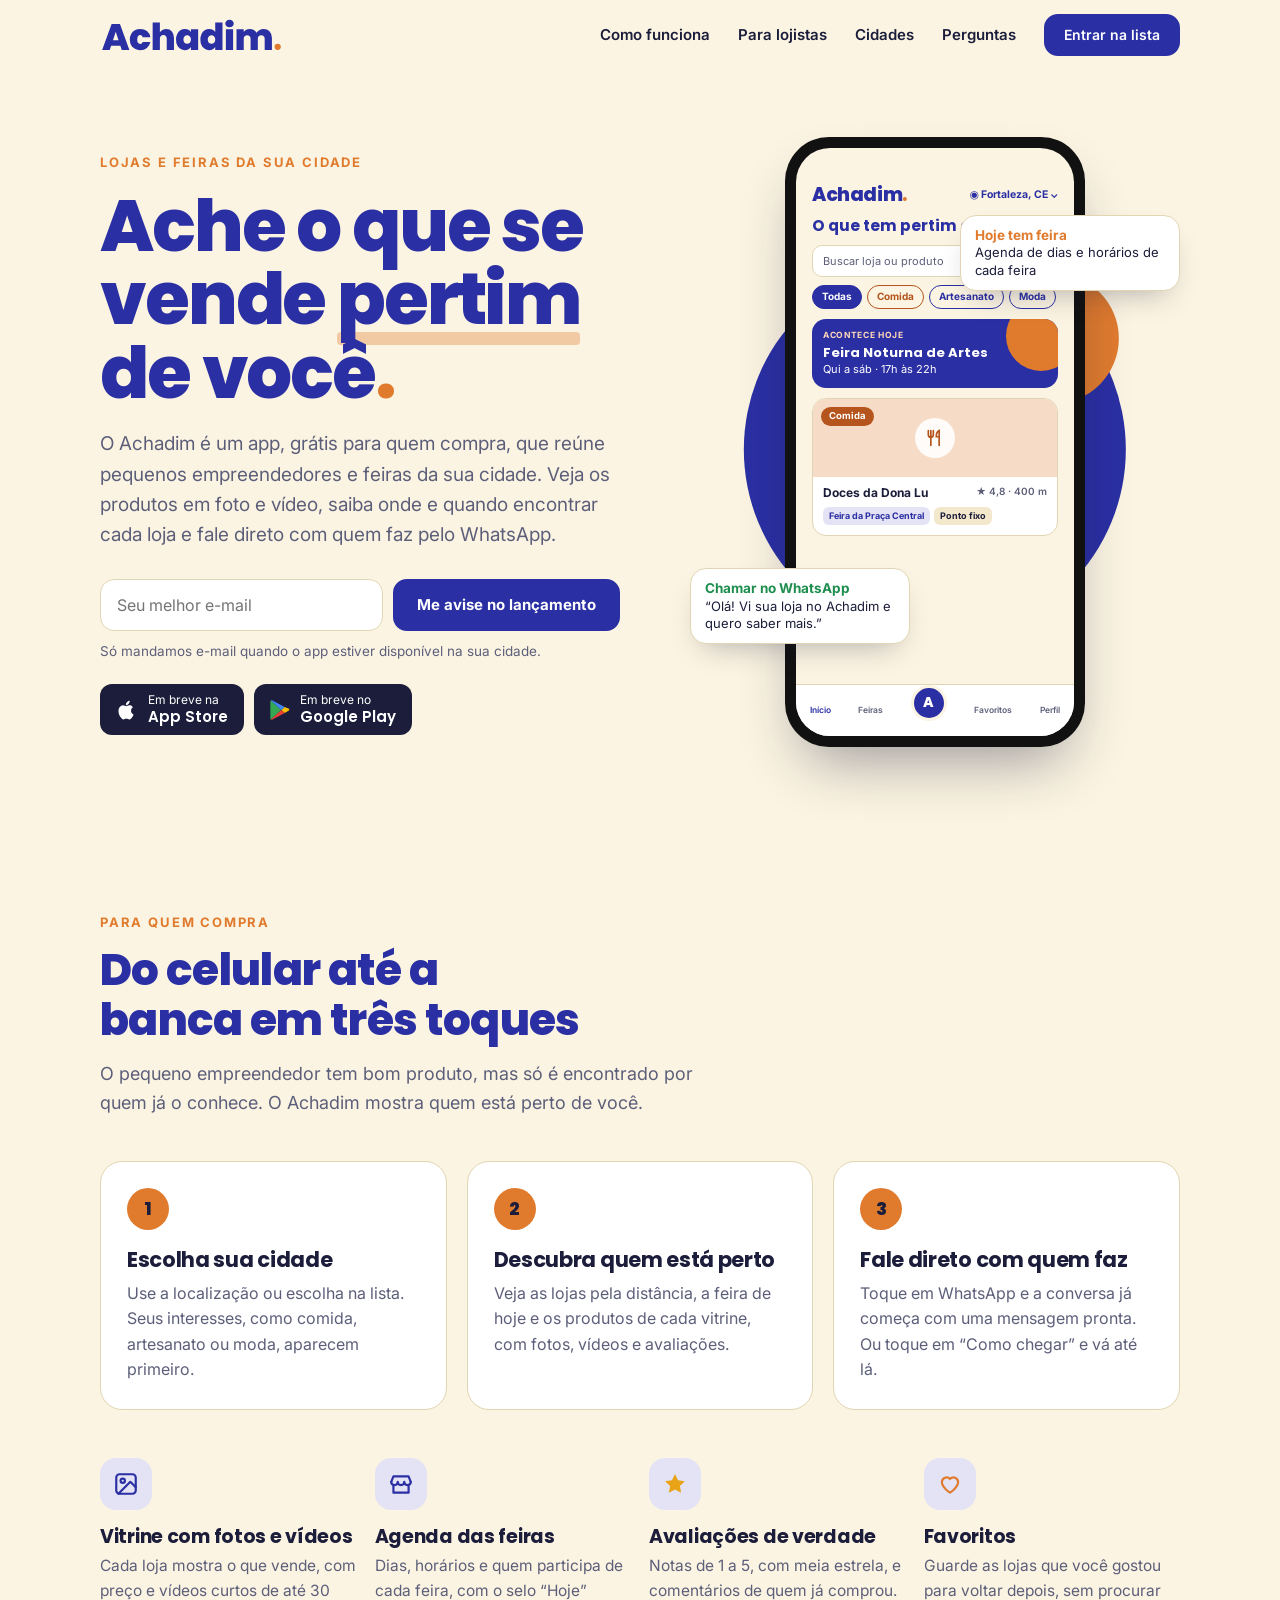
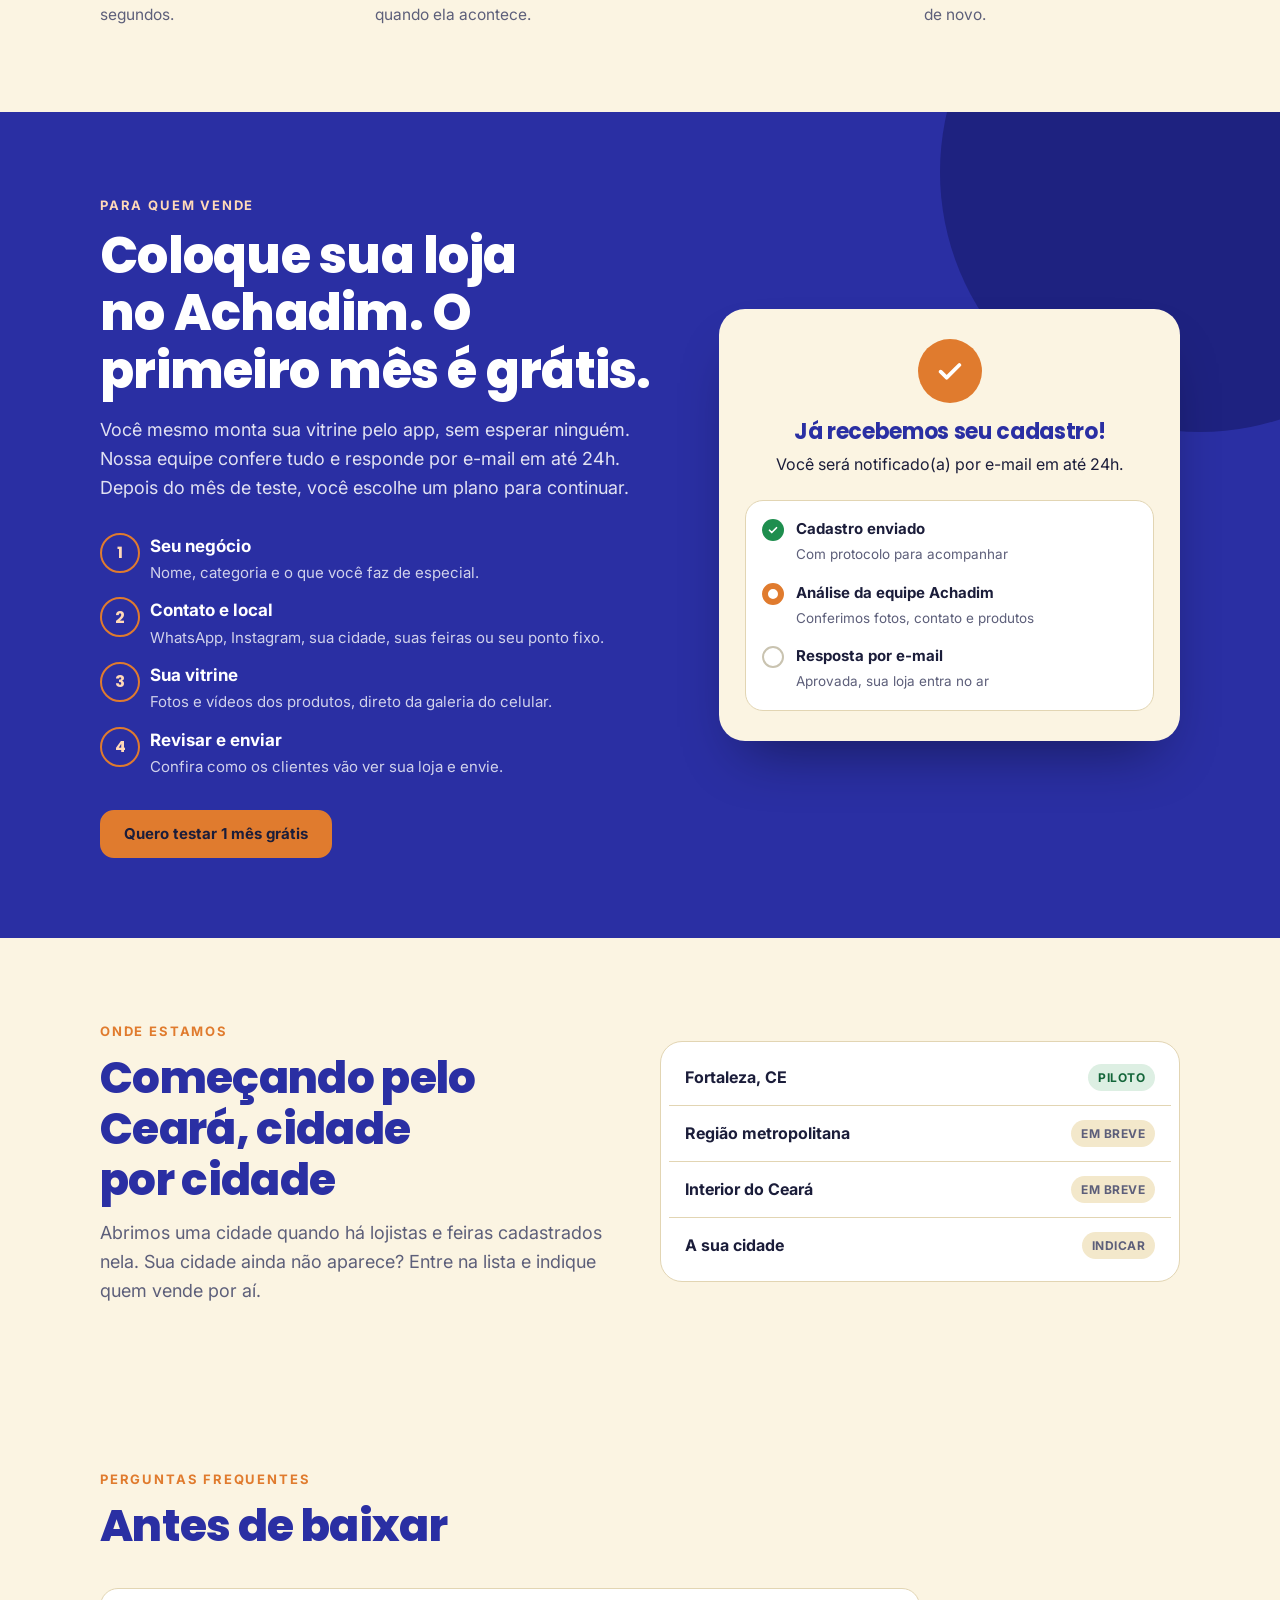
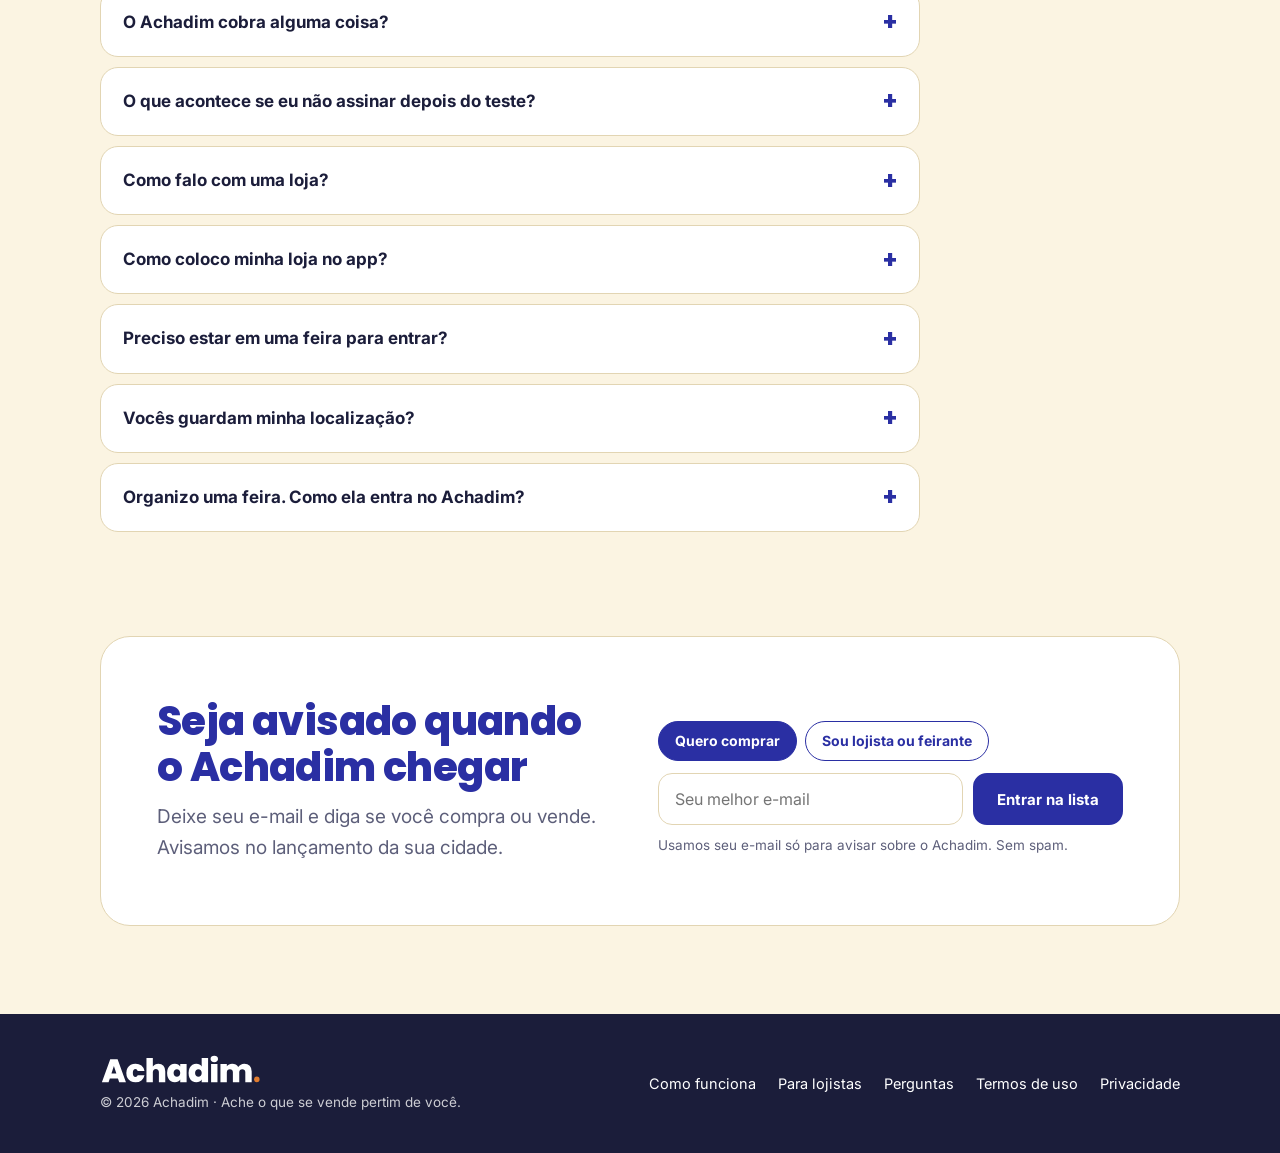
<file: index.html>
<!doctype html>
<html lang="pt-BR">
<head>
<meta charset="utf-8">
<meta name="viewport" content="width=device-width, initial-scale=1, viewport-fit=cover">
<title>Achadim: lojas e feiras perto de você, em Fortaleza e no Ceará</title>
<meta name="description" content="O Achadim é um app, grátis para quem compra, que reúne pequenos empreendedores e feiras da sua cidade. Veja produtos em foto e vídeo, a agenda das feiras e fale com o lojista pelo WhatsApp. Grátis para quem compra; o lojista testa 1 mês grátis.">
<meta name="robots" content="index, follow, max-image-preview:large">
<link rel="canonical" href="https://achadim.com.br/">
<meta name="theme-color" content="#2A2FA3">
<meta name="author" content="Jangada Tech">

<!-- Compartilhamento (WhatsApp, Instagram, Facebook, LinkedIn, X) -->
<meta property="og:type" content="website">
<meta property="og:site_name" content="Achadim">
<meta property="og:locale" content="pt_BR">
<meta property="og:url" content="https://achadim.com.br/">
<meta property="og:title" content="Achadim · Ache o que se vende pertim de você">
<meta property="og:description" content="Lojas e feiras da sua cidade em um só app. Grátis para quem compra, e o lojista testa 1 mês grátis.">
<meta property="og:image" content="https://achadim.com.br/img/og-achadim.png">
<meta property="og:image:width" content="1200">
<meta property="og:image:height" content="630">
<meta property="og:image:alt" content="Logo do Achadim com o slogan Ache o que se vende pertim de você">
<meta name="twitter:card" content="summary_large_image">
<meta name="twitter:title" content="Achadim · Ache o que se vende pertim de você">
<meta name="twitter:description" content="Lojas e feiras da sua cidade em um só app. Grátis para quem compra, e o lojista testa 1 mês grátis.">
<meta name="twitter:image" content="https://achadim.com.br/img/og-achadim.png">

<!-- Ícones -->
<link rel="icon" href="favicon.svg" type="image/svg+xml">
<link rel="icon" href="img/favicon-32.png" type="image/png" sizes="32x32">
<link rel="apple-touch-icon" href="apple-touch-icon.png">

<!-- Fontes e estilos -->
<link rel="preconnect" href="https://fonts.googleapis.com">
<link rel="preconnect" href="https://fonts.gstatic.com" crossorigin>
<link rel="stylesheet" href="https://fonts.googleapis.com/css2?family=Poppins:wght@600;700;800&amp;family=Inter:wght@400;500;600;700&amp;display=swap">
<link rel="stylesheet" href="css/styles.css">

<!-- Dados estruturados para Google e assistentes de IA -->
<script type="application/ld+json">
{
 "@context": "https://schema.org",
 "@graph": [
  {
   "@type": "Organization",
   "@id": "https://achadim.com.br/#org",
   "name": "Achadim",
   "url": "https://achadim.com.br/",
   "logo": "https://achadim.com.br/img/achadim-simbolo.png",
   "slogan": "Ache o que se vende pertim de você",
   "description": "App que conecta pequenos empreendedores e feiras locais aos clientes da região.",
   "parentOrganization": {
    "@type": "Organization",
    "name": "Jangada Tech"
   },
   "areaServed": {
    "@type": "State",
    "name": "Ceará"
   }
  },
  {
   "@type": "WebSite",
   "@id": "https://achadim.com.br/#site",
   "url": "https://achadim.com.br/",
   "name": "Achadim",
   "inLanguage": "pt-BR",
   "publisher": {
    "@id": "https://achadim.com.br/#org"
   }
  },
  {
   "@type": "MobileApplication",
   "@id": "https://achadim.com.br/#app",
   "name": "Achadim",
   "operatingSystem": "Android, iOS",
   "applicationCategory": "ShoppingApplication",
   "inLanguage": "pt-BR",
   "description": "O Achadim é um app, grátis para quem compra, que reúne pequenos empreendedores e feiras da sua cidade. Veja produtos em foto e vídeo, a agenda das feiras e fale com o lojista pelo WhatsApp. Grátis para quem compra; o lojista testa 1 mês grátis.",
   "publisher": {
    "@id": "https://achadim.com.br/#org"
   },
   "offers": {
    "@type": "Offer",
    "price": "0",
    "priceCurrency": "BRL"
   },
   "featureList": [
    "Lojas e feiras por cidade e distância",
    "Vitrine com fotos e vídeos de até 30 segundos",
    "Agenda das feiras com dias e horários",
    "Contato direto pelo WhatsApp e Instagram",
    "Avaliações de 1 a 5 estrelas com meia estrela",
    "Favoritos",
    "Autocadastro para lojistas com análise em até 24h e 1 mês de teste grátis"
   ]
  },
  {
   "@type": "FAQPage",
   "@id": "https://achadim.com.br/#faq",
   "inLanguage": "pt-BR",
   "mainEntity": [
    {
     "@type": "Question",
     "name": "O Achadim cobra alguma coisa?",
     "acceptedAnswer": {
      "@type": "Answer",
      "text": "Para quem compra, o Achadim é grátis. Para o lojista, o primeiro mês é grátis, contado a partir do dia em que a loja entra no ar. Depois disso, a loja continua no app com um plano de assinatura mensal. Os planos e valores serão divulgados antes do fim do teste."
     }
    },
    {
     "@type": "Question",
     "name": "O que acontece se eu não assinar depois do teste?",
     "acceptedAnswer": {
      "@type": "Answer",
      "text": "Sua loja deixa de aparecer para os clientes, mas nada é apagado. Se você assinar depois, ela volta ao ar do jeito que estava."
     }
    },
    {
     "@type": "Question",
     "name": "Como falo com uma loja?",
     "acceptedAnswer": {
      "@type": "Answer",
      "text": "Abra a loja no app e toque em WhatsApp. A conversa já começa com uma mensagem pronta, e a venda é toda entre você e o lojista."
     }
    },
    {
     "@type": "Question",
     "name": "Como coloco minha loja no app?",
     "acceptedAnswer": {
      "@type": "Answer",
      "text": "No app, toque em Perfil e depois em “Coloque sua loja no Achadim”. São 4 passos, com fotos e vídeos dos seus produtos. Nossa equipe responde por e-mail em até 24h."
     }
    },
    {
     "@type": "Question",
     "name": "Preciso estar em uma feira para entrar?",
     "acceptedAnswer": {
      "@type": "Answer",
      "text": "Não. Você pode informar só o seu ponto fixo, uma ou mais feiras, ou os dois."
     }
    },
    {
     "@type": "Question",
     "name": "Vocês guardam minha localização?",
     "acceptedAnswer": {
      "@type": "Answer",
      "text": "Não. A localização serve só para mostrar sua cidade e ordenar lojas e feiras pela distância, e você pode desligar quando quiser."
     }
    },
    {
     "@type": "Question",
     "name": "Organizo uma feira. Como ela entra no Achadim?",
     "acceptedAnswer": {
      "@type": "Answer",
      "text": "Entre na lista abaixo marcando “Sou lojista” e conte qual é a sua feira. Nossa equipe cadastra a feira com dias, horários e endereço."
     }
    }
   ]
  }
 ]
}
</script>
</head>
<body>

<header class="top" id="top">
  <div class="wrap">
    <a href="#inicio" aria-label="Achadim, início"><svg class="logo" xmlns="http://www.w3.org/2000/svg" viewBox="150 150 4954 922" role="img" aria-label="Achadim"><g transform="translate(200,1015)"><g fill="#2A2FA3"><path transform="translate(0,0) scale(1,-1)" d="M502 115H252L214 0H8L265 705H491L747 0H540ZM453 265 377 493 302 265Z"/><path transform="translate(735.0,0) scale(1,-1)" d="M308 568Q415 568 488.0 509.5Q561 451 582 346H374Q356 401 304 401Q267 401 245.5 370.5Q224 340 224 281Q224 222 245.5 191.0Q267 160 304 160Q357 160 374 215H582Q561 111 488.0 52.0Q415 -7 308 -7Q225 -7 160.5 28.0Q96 63 60.0 128.0Q24 193 24 281Q24 368 60.0 433.0Q96 498 160.5 533.0Q225 568 308 568Z"/><path transform="translate(1322.0,0) scale(1,-1)" d="M634 327V0H438V301Q438 349 413.0 376.5Q388 404 346 404Q302 404 277.0 376.5Q252 349 252 301V0H56V740H252V481Q278 519 322.5 542.5Q367 566 425 566Q521 566 577.5 501.5Q634 437 634 327Z"/><path transform="translate(1988.0,0) scale(1,-1)" d="M263 568Q321 568 363.0 545.0Q405 522 428 483V561H624V0H428V78Q405 39 362.5 16.0Q320 -7 263 -7Q196 -7 141.5 28.0Q87 63 55.5 128.5Q24 194 24 281Q24 368 55.5 433.0Q87 498 141.5 533.0Q196 568 263 568ZM326 397Q282 397 253.0 366.5Q224 336 224 281Q224 227 253.0 195.5Q282 164 326 164Q369 164 398.5 195.0Q428 226 428 281Q428 335 398.5 366.0Q369 397 326 397Z"/><path transform="translate(2648.0,0) scale(1,-1)" d="M264 568Q318 568 360.5 545.5Q403 523 427 484V740H624V0H427V78Q404 39 362.0 16.0Q320 -7 263 -7Q196 -7 141.5 28.0Q87 63 55.5 128.5Q24 194 24 281Q24 368 55.5 433.0Q87 498 142.0 533.0Q197 568 264 568ZM326 397Q282 397 253.0 366.5Q224 336 224 281Q224 227 253.0 195.5Q282 164 326 164Q369 164 398.5 195.0Q428 226 428 281Q428 335 398.5 366.0Q369 397 326 397Z"/><path transform="translate(3308.0,0) scale(1,-1)" d="M40 713Q40 757 71.5 786.0Q103 815 155 815Q206 815 237.5 786.0Q269 757 269 713Q269 670 237.5 641.5Q206 613 155 613Q103 613 71.5 641.5Q40 670 40 713ZM252 561V0H56V561Z"/><path transform="translate(3596.0,0) scale(1,-1)" d="M1016 327V0H820V301Q820 346 795.0 371.0Q770 396 727 396Q684 396 659.0 371.0Q634 346 634 301V0H438V301Q438 346 413.5 371.0Q389 396 346 396Q302 396 277.0 371.0Q252 346 252 301V0H56V561H252V487Q278 523 319.5 544.5Q361 566 415 566Q477 566 525.5 539.0Q574 512 602 463Q632 509 681.0 537.5Q730 566 789 566Q895 566 955.5 502.0Q1016 438 1016 327Z"/></g><circle cx="4769" cy="-85" r="85" fill="#E07B2E"/></g></svg></a>
    <nav class="nav" aria-label="Seções">
      <a href="#como-funciona">Como funciona</a>
      <a href="#lojistas">Para lojistas</a>
      <a href="#cidades">Cidades</a>
      <a href="#perguntas">Perguntas</a>
      <a class="btn" href="#lista">Entrar na lista</a>
    </nav>
  </div>
</header>

<main id="inicio">
  <section class="hero">
    <div class="wrap">
      <div class="copy">
        <span class="eyebrow">Lojas e feiras da sua cidade</span>
        <h1>Ache o que se vende <span class="pertim">pertim</span> de você<span class="dot">.</span></h1>
        <p class="lead">O Achadim é um app, grátis para quem compra, que reúne pequenos empreendedores e feiras da sua cidade. Veja os produtos em foto e vídeo, saiba onde e quando encontrar cada loja e fale direto com quem faz pelo WhatsApp.</p>
        <form class="signup" id="form-hero" novalidate>
          <div class="signup-row">
            <label for="email-hero" class="sr-only">Seu e-mail</label>
            <input type="email" id="email-hero" name="email" placeholder="Seu melhor e-mail" autocomplete="email" required>
            <button class="btn" type="submit">Me avise no lançamento</button>
          </div>
          <p class="form-note">Só mandamos e-mail quando o app estiver disponível na sua cidade.</p>
          <p class="form-msg" role="status" aria-live="polite"></p>
        </form>
        <div class="stores" aria-label="Disponibilidade nas lojas de aplicativos">
          <span class="store">
            <svg width="22" height="22" viewBox="0 0 24 24" fill="#FFFFFF" aria-hidden="true"><path d="M16.4 12.6c0-2.5 2-3.6 2.1-3.7-1.2-1.7-3-1.9-3.6-2-1.5-.2-3 .9-3.8.9-.8 0-2-.9-3.3-.9-1.7 0-3.3 1-4.2 2.6-1.8 3.1-.5 7.7 1.3 10.2.8 1.2 1.8 2.6 3.1 2.6 1.3-.1 1.7-.8 3.3-.8 1.5 0 1.9.8 3.3.8 1.4 0 2.2-1.2 3.1-2.5 1-1.4 1.4-2.8 1.4-2.9 0 0-2.7-1-2.7-4.3zM13.9 5.2c.7-.9 1.2-2 1-3.2-1 0-2.3.7-3 1.6-.7.8-1.2 2-1.1 3.1 1.2.1 2.3-.6 3.1-1.5z"/></svg>
            <span>Em breve na<b>App Store</b></span>
          </span>
          <span class="store">
            <svg width="20" height="22" viewBox="0 0 24 26" aria-hidden="true"><path fill="#34A853" d="M1 1.5 13.6 13 1 24.5c-.4-.3-.6-.8-.6-1.4V2.9c0-.6.2-1.1.6-1.4z"/><path fill="#FBBC04" d="m17.6 9.4-4 3.6 4 3.6 4.6-2.6c1.3-.8 1.3-2 0-2.8z"/><path fill="#EA4335" d="M13.6 13 1 24.5c.5.4 1.2.4 2 0l14.6-7.9z"/><path fill="#4285F4" d="M13.6 13 17.6 9.4 3 1.5c-.8-.4-1.5-.4-2 0z"/></svg>
            <span>Em breve no<b>Google Play</b></span>
          </span>
        </div>
      </div>

      <div class="stage" aria-hidden="true">
        <div class="blob"></div>
        <div class="phone">
          <div class="screen">
            <div class="s-top"><span class="s-logo">Achadim<span class="dot">.</span></span><span class="s-city">◉ Fortaleza, CE ⌄</span></div>
            <div class="s-h">O que tem pertim de você?</div>
            <div class="s-search">Buscar loja ou produto</div>
            <div class="s-chips"><span class="s-chip on">Todas</span><span class="s-chip food">Comida</span><span class="s-chip">Artesanato</span><span class="s-chip">Moda</span></div>
            <div class="s-feira"><small>ACONTECE HOJE</small><b>Feira Noturna de Artes</b>Qui a sáb · 17h às 22h</div>
            <div class="s-card">
              <div class="s-cover"><span class="s-tag">Comida</span><i><svg width="20" height="20" viewBox="0 0 24 24" fill="none" stroke="#B5541C" stroke-width="2" stroke-linecap="round"><path d="M7 3v18M4 3v5a3 3 0 0 0 6 0V3M17 21V3c-2 1-3.5 3.5-3.5 7.5H17"/></svg></i></div>
              <div class="s-body">
                <div class="s-name">Doces da Dona Lu <span>★ 4,8 · 400 m</span></div>
                <div class="s-pills"><span>Feira da Praça Central</span><span>Ponto fixo</span></div>
              </div>
            </div>
            <div class="s-tabs"><span class="on">Início</span><span>Feiras</span><span class="mid">A</span><span>Favoritos</span><span>Perfil</span></div>
          </div>
        </div>
        <div class="float fe"><b>Hoje tem feira</b>Agenda de dias e horários de cada feira</div>
        <div class="float wa"><b>Chamar no WhatsApp</b>“Olá! Vi sua loja no Achadim e quero saber mais.”</div>
      </div>
    </div>
  </section>

  <section class="section" id="como-funciona">
    <div class="wrap">
      <div class="section-head">
        <span class="eyebrow">Para quem compra</span>
        <h2>Do celular até a banca em três toques</h2>
        <p>O pequeno empreendedor tem bom produto, mas só é encontrado por quem já o conhece. O Achadim mostra quem está perto de você.</p>
      </div>
      <ol class="steps">
        <li><h3>Escolha sua cidade</h3><p>Use a localização ou escolha na lista. Seus interesses, como comida, artesanato ou moda, aparecem primeiro.</p></li>
        <li><h3>Descubra quem está perto</h3><p>Veja as lojas pela distância, a feira de hoje e os produtos de cada vitrine, com fotos, vídeos e avaliações.</p></li>
        <li><h3>Fale direto com quem faz</h3><p>Toque em WhatsApp e a conversa já começa com uma mensagem pronta. Ou toque em “Como chegar” e vá até lá.</p></li>
      </ol>

      <div class="features">
        <div class="feature">
          <div class="ico"><svg width="26" height="26" viewBox="0 0 24 24" fill="none" stroke="#2A2FA3" stroke-width="2" stroke-linecap="round" stroke-linejoin="round" aria-hidden="true"><rect x="3" y="3" width="18" height="18" rx="3"/><circle cx="9" cy="9" r="2"/><path d="m21 15-5-5L5 21"/></svg></div>
          <h3>Vitrine com fotos e vídeos</h3>
          <p>Cada loja mostra o que vende, com preço e vídeos curtos de até 30 segundos.</p>
        </div>
        <div class="feature">
          <div class="ico"><svg width="26" height="26" viewBox="0 0 24 24" fill="none" stroke="#2A2FA3" stroke-width="2" stroke-linecap="round" stroke-linejoin="round" aria-hidden="true"><path d="M3 10l2-5h14l2 5"/><path d="M3 10c0 1.7 1.3 3 3 3s3-1.3 3-3c0 1.7 1.3 3 3 3s3-1.3 3-3c0 1.7 1.3 3 3 3s3-1.3 3-3"/><path d="M5 13v7h14v-7"/></svg></div>
          <h3>Agenda das feiras</h3>
          <p>Dias, horários e quem participa de cada feira, com o selo “Hoje” quando ela acontece.</p>
        </div>
        <div class="feature">
          <div class="ico"><svg width="26" height="26" viewBox="0 0 24 24" fill="#E8A317" aria-hidden="true"><path d="M12 2.8l2.8 5.7 6.3.9-4.55 4.43 1.07 6.27L12 17.1l-5.62 2.95 1.07-6.27L2.9 9.4l6.3-.9z"/></svg></div>
          <h3>Avaliações de verdade</h3>
          <p>Notas de 1 a 5, com meia estrela, e comentários de quem já comprou.</p>
        </div>
        <div class="feature">
          <div class="ico"><svg width="26" height="26" viewBox="0 0 24 24" fill="none" stroke="#E07B2E" stroke-width="2" stroke-linejoin="round" aria-hidden="true"><path d="M12 20s-7.5-4.6-7.5-10A4.3 4.3 0 0 1 12 7.4 4.3 4.3 0 0 1 19.5 10c0 5.4-7.5 10-7.5 10z"/></svg></div>
          <h3>Favoritos</h3>
          <p>Guarde as lojas que você gostou para voltar depois, sem procurar de novo.</p>
        </div>
      </div>
    </div>
  </section>

  <section class="section merchant" id="lojistas">
    <div class="wrap">
      <div>
        <span class="eyebrow">Para quem vende</span>
        <h2>Coloque sua loja no Achadim. O primeiro mês é grátis.</h2>
        <p class="sub">Você mesmo monta sua vitrine pelo app, sem esperar ninguém. Nossa equipe confere tudo e responde por e-mail em até 24h. Depois do mês de teste, você escolhe um plano para continuar.</p>
        <ol class="flow">
          <li><div><b>Seu negócio</b><span>Nome, categoria e o que você faz de especial.</span></div></li>
          <li><div><b>Contato e local</b><span>WhatsApp, Instagram, sua cidade, suas feiras ou seu ponto fixo.</span></div></li>
          <li><div><b>Sua vitrine</b><span>Fotos e vídeos dos produtos, direto da galeria do celular.</span></div></li>
          <li><div><b>Revisar e enviar</b><span>Confira como os clientes vão ver sua loja e envie.</span></div></li>
        </ol>
        <div class="btn-row">
          <a class="btn btn-caju" href="#lista" data-role="lojista">Quero testar 1 mês grátis</a>
        </div>
      </div>
      <div class="receipt" aria-label="Exemplo da tela após o envio do cadastro">
        <div class="check"><svg width="32" height="32" viewBox="0 0 24 24" fill="none" stroke="#FFFFFF" stroke-width="2.8" stroke-linecap="round" stroke-linejoin="round" aria-hidden="true"><path d="M5 12.5l4.5 4.5L19 7.5"/></svg></div>
        <h3>Já recebemos seu cadastro!</h3>
        <p>Você será notificado(a) por e-mail em até 24h.</p>
        <ul class="timeline">
          <li class="done"><i><svg width="12" height="12" viewBox="0 0 24 24" fill="none" stroke="#FFFFFF" stroke-width="3.4" stroke-linecap="round" stroke-linejoin="round" aria-hidden="true"><path d="M5 12.5l4.5 4.5L19 7.5"/></svg></i><div><b>Cadastro enviado</b><span>Com protocolo para acompanhar</span></div></li>
          <li class="now"><i></i><div><b>Análise da equipe Achadim</b><span>Conferimos fotos, contato e produtos</span></div></li>
          <li class="next"><i></i><div><b>Resposta por e-mail</b><span>Aprovada, sua loja entra no ar</span></div></li>
        </ul>
      </div>
    </div>
  </section>

  <section class="section cities" id="cidades">
    <div class="wrap">
      <div class="section-head">
        <span class="eyebrow">Onde estamos</span>
        <h2>Começando pelo Ceará, cidade por cidade</h2>
        <p>Abrimos uma cidade quando há lojistas e feiras cadastrados nela. Sua cidade ainda não aparece? Entre na lista e indique quem vende por aí.</p>
      </div>
      <div class="city-card" role="list">
        <div class="city-row" role="listitem"><b>Fortaleza, CE</b><span class="badge live">PILOTO</span></div>
        <div class="city-row" role="listitem"><b>Região metropolitana</b><span class="badge soon">EM BREVE</span></div>
        <div class="city-row" role="listitem"><b>Interior do Ceará</b><span class="badge soon">EM BREVE</span></div>
        <div class="city-row" role="listitem"><b>A sua cidade</b><a class="badge soon" href="#lista">INDICAR</a></div>
      </div>
    </div>
  </section>

  <section class="section" id="perguntas">
    <div class="wrap">
      <div class="section-head">
        <span class="eyebrow">Perguntas frequentes</span>
        <h2>Antes de baixar</h2>
      </div>
      <div class="faq">
        <details><summary>O Achadim cobra alguma coisa?</summary><p>Para quem compra, o Achadim é grátis. Para o lojista, o primeiro mês é grátis, contado a partir do dia em que a loja entra no ar. Depois disso, a loja continua no app com um plano de assinatura mensal. Os planos e valores serão divulgados antes do fim do teste.</p></details>
        <details><summary>O que acontece se eu não assinar depois do teste?</summary><p>Sua loja deixa de aparecer para os clientes, mas nada é apagado. Se você assinar depois, ela volta ao ar do jeito que estava.</p></details>
        <details><summary>Como falo com uma loja?</summary><p>Abra a loja no app e toque em WhatsApp. A conversa já começa com uma mensagem pronta, e a venda é toda entre você e o lojista.</p></details>
        <details><summary>Como coloco minha loja no app?</summary><p>No app, toque em Perfil e depois em “Coloque sua loja no Achadim”. São 4 passos, com fotos e vídeos dos seus produtos. Nossa equipe responde por e-mail em até 24h.</p></details>
        <details><summary>Preciso estar em uma feira para entrar?</summary><p>Não. Você pode informar só o seu ponto fixo, uma ou mais feiras, ou os dois.</p></details>
        <details><summary>Vocês guardam minha localização?</summary><p>Não. A localização serve só para mostrar sua cidade e ordenar lojas e feiras pela distância, e você pode desligar quando quiser.</p></details>
        <details><summary>Organizo uma feira. Como ela entra no Achadim?</summary><p>Entre na lista abaixo marcando “Sou lojista” e conte qual é a sua feira. Nossa equipe cadastra a feira com dias, horários e endereço.</p></details>
      </div>
    </div>
  </section>

  <section class="final" id="lista">
    <div class="wrap">
      <div class="final-box">
        <div>
          <h2>Seja avisado quando o Achadim chegar</h2>
          <p class="lead">Deixe seu e-mail e diga se você compra ou vende. Avisamos no lançamento da sua cidade.</p>
        </div>
        <form class="signup" id="form-final" novalidate>
          <fieldset class="roles">
            <legend>Você é</legend>
            <label class="role"><input type="radio" name="perfil" id="perfil-cliente" value="cliente" checked><span>Quero comprar</span></label>
            <label class="role"><input type="radio" name="perfil" id="perfil-lojista" value="lojista"><span>Sou lojista ou feirante</span></label>
          </fieldset>
          <div class="signup-row">
            <label for="email-final" class="sr-only">Seu e-mail</label>
            <input type="email" id="email-final" name="email" placeholder="Seu melhor e-mail" autocomplete="email" required>
            <button class="btn" type="submit">Entrar na lista</button>
          </div>
          <p class="form-note">Usamos seu e-mail só para avisar sobre o Achadim. Sem spam.</p>
          <p class="form-msg" role="status" aria-live="polite"></p>
        </form>
      </div>
    </div>
  </section>
</main>

<footer>
  <div class="wrap">
    <div>
      <svg class="logo" xmlns="http://www.w3.org/2000/svg" viewBox="150 150 4954 922" role="img" aria-label="Achadim"><g transform="translate(200,1015)"><g fill="#FFFFFF"><path transform="translate(0,0) scale(1,-1)" d="M502 115H252L214 0H8L265 705H491L747 0H540ZM453 265 377 493 302 265Z"/><path transform="translate(735.0,0) scale(1,-1)" d="M308 568Q415 568 488.0 509.5Q561 451 582 346H374Q356 401 304 401Q267 401 245.5 370.5Q224 340 224 281Q224 222 245.5 191.0Q267 160 304 160Q357 160 374 215H582Q561 111 488.0 52.0Q415 -7 308 -7Q225 -7 160.5 28.0Q96 63 60.0 128.0Q24 193 24 281Q24 368 60.0 433.0Q96 498 160.5 533.0Q225 568 308 568Z"/><path transform="translate(1322.0,0) scale(1,-1)" d="M634 327V0H438V301Q438 349 413.0 376.5Q388 404 346 404Q302 404 277.0 376.5Q252 349 252 301V0H56V740H252V481Q278 519 322.5 542.5Q367 566 425 566Q521 566 577.5 501.5Q634 437 634 327Z"/><path transform="translate(1988.0,0) scale(1,-1)" d="M263 568Q321 568 363.0 545.0Q405 522 428 483V561H624V0H428V78Q405 39 362.5 16.0Q320 -7 263 -7Q196 -7 141.5 28.0Q87 63 55.5 128.5Q24 194 24 281Q24 368 55.5 433.0Q87 498 141.5 533.0Q196 568 263 568ZM326 397Q282 397 253.0 366.5Q224 336 224 281Q224 227 253.0 195.5Q282 164 326 164Q369 164 398.5 195.0Q428 226 428 281Q428 335 398.5 366.0Q369 397 326 397Z"/><path transform="translate(2648.0,0) scale(1,-1)" d="M264 568Q318 568 360.5 545.5Q403 523 427 484V740H624V0H427V78Q404 39 362.0 16.0Q320 -7 263 -7Q196 -7 141.5 28.0Q87 63 55.5 128.5Q24 194 24 281Q24 368 55.5 433.0Q87 498 142.0 533.0Q197 568 264 568ZM326 397Q282 397 253.0 366.5Q224 336 224 281Q224 227 253.0 195.5Q282 164 326 164Q369 164 398.5 195.0Q428 226 428 281Q428 335 398.5 366.0Q369 397 326 397Z"/><path transform="translate(3308.0,0) scale(1,-1)" d="M40 713Q40 757 71.5 786.0Q103 815 155 815Q206 815 237.5 786.0Q269 757 269 713Q269 670 237.5 641.5Q206 613 155 613Q103 613 71.5 641.5Q40 670 40 713ZM252 561V0H56V561Z"/><path transform="translate(3596.0,0) scale(1,-1)" d="M1016 327V0H820V301Q820 346 795.0 371.0Q770 396 727 396Q684 396 659.0 371.0Q634 346 634 301V0H438V301Q438 346 413.5 371.0Q389 396 346 396Q302 396 277.0 371.0Q252 346 252 301V0H56V561H252V487Q278 523 319.5 544.5Q361 566 415 566Q477 566 525.5 539.0Q574 512 602 463Q632 509 681.0 537.5Q730 566 789 566Q895 566 955.5 502.0Q1016 438 1016 327Z"/></g><circle cx="4769" cy="-85" r="85" fill="#E07B2E"/></g></svg>
      <small>© 2026 Achadim · Ache o que se vende pertim de você.</small>
    </div>
    <nav aria-label="Rodapé">
      <a href="#como-funciona">Como funciona</a>
      <a href="#lojistas">Para lojistas</a>
      <a href="#perguntas">Perguntas</a>
      <a href="termos.html">Termos de uso</a>
      <a href="privacidade.html">Privacidade</a>
    </nav>
  </div>
</footer>

<script src="js/main.js" defer></script>
</body>
</html>
</file>
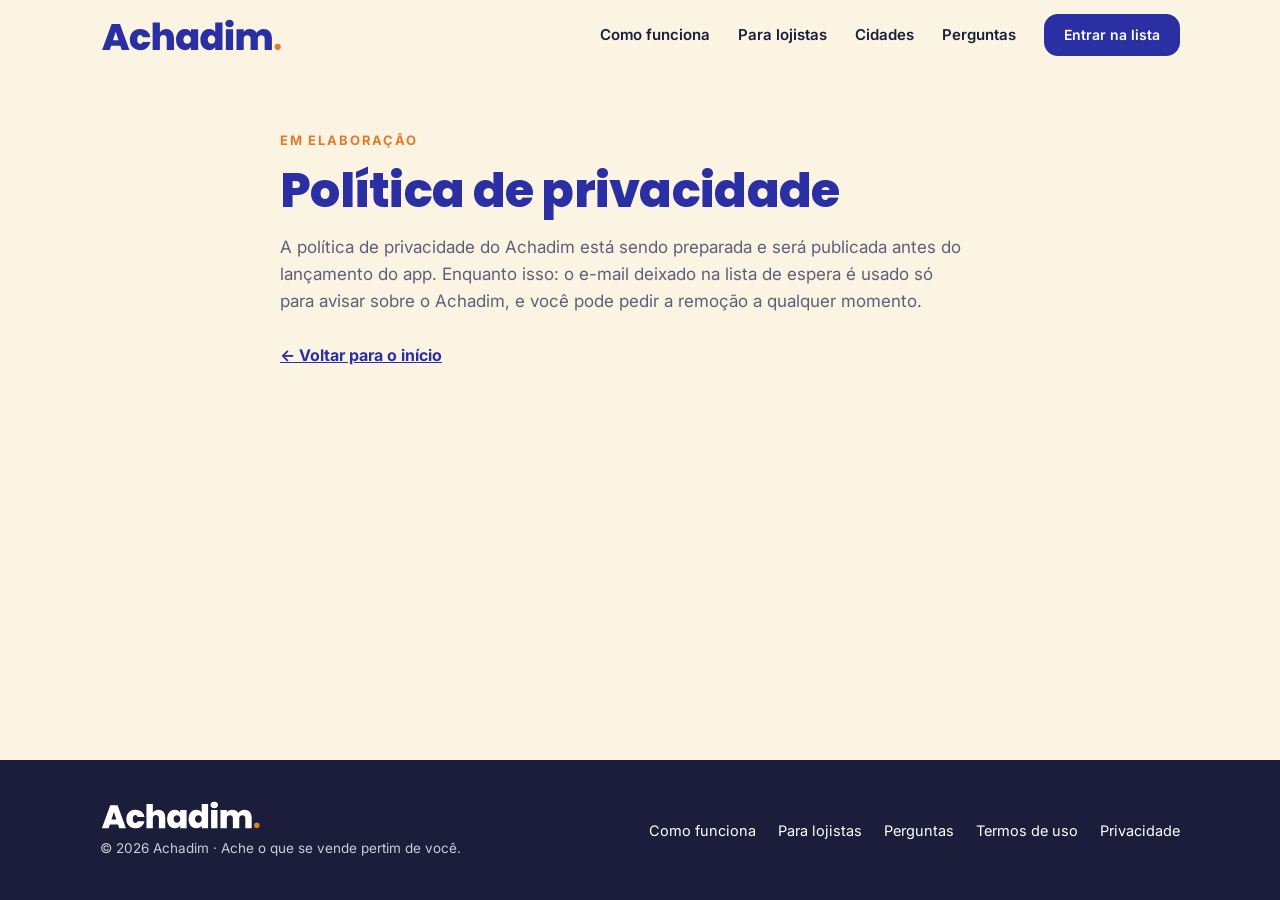
<file: privacidade.html>
<!doctype html>
<html lang="pt-BR">
<head>
<meta charset="utf-8">
<meta name="viewport" content="width=device-width, initial-scale=1, viewport-fit=cover">
<title>Política de privacidade · Achadim</title>
<meta name="robots" content="noindex, follow">
<meta name="theme-color" content="#2A2FA3">
<link rel="icon" href="favicon.svg" type="image/svg+xml">
<link rel="apple-touch-icon" href="apple-touch-icon.png">
<link rel="preconnect" href="https://fonts.googleapis.com">
<link rel="preconnect" href="https://fonts.gstatic.com" crossorigin>
<link rel="stylesheet" href="https://fonts.googleapis.com/css2?family=Poppins:wght@600;700;800&amp;family=Inter:wght@400;500;600;700&amp;display=swap">
<link rel="stylesheet" href="css/styles.css">
</head>
<body>
<header class="top" id="top">
  <div class="wrap">
    <a href="./" aria-label="Achadim, início"><svg class="logo" xmlns="http://www.w3.org/2000/svg" viewBox="150 150 4954 922" role="img" aria-label="Achadim"><g transform="translate(200,1015)"><g fill="#2A2FA3"><path transform="translate(0,0) scale(1,-1)" d="M502 115H252L214 0H8L265 705H491L747 0H540ZM453 265 377 493 302 265Z"/><path transform="translate(735.0,0) scale(1,-1)" d="M308 568Q415 568 488.0 509.5Q561 451 582 346H374Q356 401 304 401Q267 401 245.5 370.5Q224 340 224 281Q224 222 245.5 191.0Q267 160 304 160Q357 160 374 215H582Q561 111 488.0 52.0Q415 -7 308 -7Q225 -7 160.5 28.0Q96 63 60.0 128.0Q24 193 24 281Q24 368 60.0 433.0Q96 498 160.5 533.0Q225 568 308 568Z"/><path transform="translate(1322.0,0) scale(1,-1)" d="M634 327V0H438V301Q438 349 413.0 376.5Q388 404 346 404Q302 404 277.0 376.5Q252 349 252 301V0H56V740H252V481Q278 519 322.5 542.5Q367 566 425 566Q521 566 577.5 501.5Q634 437 634 327Z"/><path transform="translate(1988.0,0) scale(1,-1)" d="M263 568Q321 568 363.0 545.0Q405 522 428 483V561H624V0H428V78Q405 39 362.5 16.0Q320 -7 263 -7Q196 -7 141.5 28.0Q87 63 55.5 128.5Q24 194 24 281Q24 368 55.5 433.0Q87 498 141.5 533.0Q196 568 263 568ZM326 397Q282 397 253.0 366.5Q224 336 224 281Q224 227 253.0 195.5Q282 164 326 164Q369 164 398.5 195.0Q428 226 428 281Q428 335 398.5 366.0Q369 397 326 397Z"/><path transform="translate(2648.0,0) scale(1,-1)" d="M264 568Q318 568 360.5 545.5Q403 523 427 484V740H624V0H427V78Q404 39 362.0 16.0Q320 -7 263 -7Q196 -7 141.5 28.0Q87 63 55.5 128.5Q24 194 24 281Q24 368 55.5 433.0Q87 498 142.0 533.0Q197 568 264 568ZM326 397Q282 397 253.0 366.5Q224 336 224 281Q224 227 253.0 195.5Q282 164 326 164Q369 164 398.5 195.0Q428 226 428 281Q428 335 398.5 366.0Q369 397 326 397Z"/><path transform="translate(3308.0,0) scale(1,-1)" d="M40 713Q40 757 71.5 786.0Q103 815 155 815Q206 815 237.5 786.0Q269 757 269 713Q269 670 237.5 641.5Q206 613 155 613Q103 613 71.5 641.5Q40 670 40 713ZM252 561V0H56V561Z"/><path transform="translate(3596.0,0) scale(1,-1)" d="M1016 327V0H820V301Q820 346 795.0 371.0Q770 396 727 396Q684 396 659.0 371.0Q634 346 634 301V0H438V301Q438 346 413.5 371.0Q389 396 346 396Q302 396 277.0 371.0Q252 346 252 301V0H56V561H252V487Q278 523 319.5 544.5Q361 566 415 566Q477 566 525.5 539.0Q574 512 602 463Q632 509 681.0 537.5Q730 566 789 566Q895 566 955.5 502.0Q1016 438 1016 327Z"/></g><circle cx="4769" cy="-85" r="85" fill="#E07B2E"/></g></svg></a>
    <nav class="nav" aria-label="Seções">
      <a href="./#como-funciona">Como funciona</a>
      <a href="./#lojistas">Para lojistas</a>
      <a href="./#cidades">Cidades</a>
      <a href="./#perguntas">Perguntas</a>
      <a class="btn" href="./#lista">Entrar na lista</a>
    </nav>
  </div>
</header>
<main class="doc">
  <div class="wrap">
    <span class="eyebrow">Em elaboração</span>
    <h1>Política de privacidade</h1>
    <p>A política de privacidade do Achadim está sendo preparada e será publicada antes do lançamento do app. Enquanto isso: o e-mail deixado na lista de espera é usado só para avisar sobre o Achadim, e você pode pedir a remoção a qualquer momento.</p>
    <a class="back" href="./">← Voltar para o início</a>
  </div>
</main>
<footer>
  <div class="wrap">
    <div>
      <svg class="logo" xmlns="http://www.w3.org/2000/svg" viewBox="150 150 4954 922" role="img" aria-label="Achadim"><g transform="translate(200,1015)"><g fill="#FFFFFF"><path transform="translate(0,0) scale(1,-1)" d="M502 115H252L214 0H8L265 705H491L747 0H540ZM453 265 377 493 302 265Z"/><path transform="translate(735.0,0) scale(1,-1)" d="M308 568Q415 568 488.0 509.5Q561 451 582 346H374Q356 401 304 401Q267 401 245.5 370.5Q224 340 224 281Q224 222 245.5 191.0Q267 160 304 160Q357 160 374 215H582Q561 111 488.0 52.0Q415 -7 308 -7Q225 -7 160.5 28.0Q96 63 60.0 128.0Q24 193 24 281Q24 368 60.0 433.0Q96 498 160.5 533.0Q225 568 308 568Z"/><path transform="translate(1322.0,0) scale(1,-1)" d="M634 327V0H438V301Q438 349 413.0 376.5Q388 404 346 404Q302 404 277.0 376.5Q252 349 252 301V0H56V740H252V481Q278 519 322.5 542.5Q367 566 425 566Q521 566 577.5 501.5Q634 437 634 327Z"/><path transform="translate(1988.0,0) scale(1,-1)" d="M263 568Q321 568 363.0 545.0Q405 522 428 483V561H624V0H428V78Q405 39 362.5 16.0Q320 -7 263 -7Q196 -7 141.5 28.0Q87 63 55.5 128.5Q24 194 24 281Q24 368 55.5 433.0Q87 498 141.5 533.0Q196 568 263 568ZM326 397Q282 397 253.0 366.5Q224 336 224 281Q224 227 253.0 195.5Q282 164 326 164Q369 164 398.5 195.0Q428 226 428 281Q428 335 398.5 366.0Q369 397 326 397Z"/><path transform="translate(2648.0,0) scale(1,-1)" d="M264 568Q318 568 360.5 545.5Q403 523 427 484V740H624V0H427V78Q404 39 362.0 16.0Q320 -7 263 -7Q196 -7 141.5 28.0Q87 63 55.5 128.5Q24 194 24 281Q24 368 55.5 433.0Q87 498 142.0 533.0Q197 568 264 568ZM326 397Q282 397 253.0 366.5Q224 336 224 281Q224 227 253.0 195.5Q282 164 326 164Q369 164 398.5 195.0Q428 226 428 281Q428 335 398.5 366.0Q369 397 326 397Z"/><path transform="translate(3308.0,0) scale(1,-1)" d="M40 713Q40 757 71.5 786.0Q103 815 155 815Q206 815 237.5 786.0Q269 757 269 713Q269 670 237.5 641.5Q206 613 155 613Q103 613 71.5 641.5Q40 670 40 713ZM252 561V0H56V561Z"/><path transform="translate(3596.0,0) scale(1,-1)" d="M1016 327V0H820V301Q820 346 795.0 371.0Q770 396 727 396Q684 396 659.0 371.0Q634 346 634 301V0H438V301Q438 346 413.5 371.0Q389 396 346 396Q302 396 277.0 371.0Q252 346 252 301V0H56V561H252V487Q278 523 319.5 544.5Q361 566 415 566Q477 566 525.5 539.0Q574 512 602 463Q632 509 681.0 537.5Q730 566 789 566Q895 566 955.5 502.0Q1016 438 1016 327Z"/></g><circle cx="4769" cy="-85" r="85" fill="#E07B2E"/></g></svg>
      <small>© 2026 Achadim · Ache o que se vende pertim de você.</small>
    </div>
    <nav aria-label="Rodapé">
      <a href="./#como-funciona">Como funciona</a>
      <a href="./#lojistas">Para lojistas</a>
      <a href="./#perguntas">Perguntas</a>
      <a href="termos.html">Termos de uso</a>
      <a href="privacidade.html">Privacidade</a>
    </nav>
  </div>
</footer>
<script src="js/main.js" defer></script>
</body>
</html>
</file>
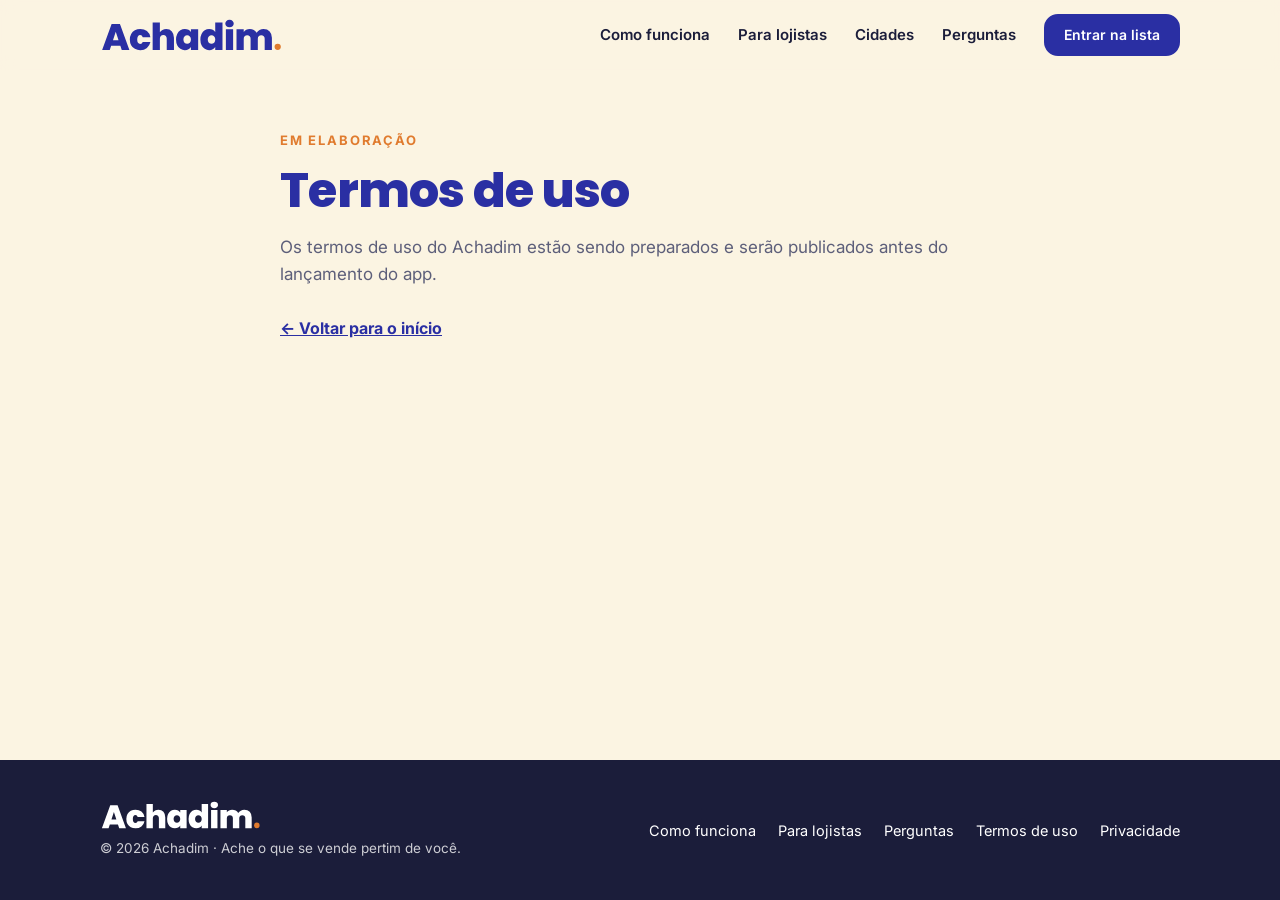
<file: termos.html>
<!doctype html>
<html lang="pt-BR">
<head>
<meta charset="utf-8">
<meta name="viewport" content="width=device-width, initial-scale=1, viewport-fit=cover">
<title>Termos de uso · Achadim</title>
<meta name="robots" content="noindex, follow">
<meta name="theme-color" content="#2A2FA3">
<link rel="icon" href="favicon.svg" type="image/svg+xml">
<link rel="apple-touch-icon" href="apple-touch-icon.png">
<link rel="preconnect" href="https://fonts.googleapis.com">
<link rel="preconnect" href="https://fonts.gstatic.com" crossorigin>
<link rel="stylesheet" href="https://fonts.googleapis.com/css2?family=Poppins:wght@600;700;800&amp;family=Inter:wght@400;500;600;700&amp;display=swap">
<link rel="stylesheet" href="css/styles.css">
</head>
<body>
<header class="top" id="top">
  <div class="wrap">
    <a href="./" aria-label="Achadim, início"><svg class="logo" xmlns="http://www.w3.org/2000/svg" viewBox="150 150 4954 922" role="img" aria-label="Achadim"><g transform="translate(200,1015)"><g fill="#2A2FA3"><path transform="translate(0,0) scale(1,-1)" d="M502 115H252L214 0H8L265 705H491L747 0H540ZM453 265 377 493 302 265Z"/><path transform="translate(735.0,0) scale(1,-1)" d="M308 568Q415 568 488.0 509.5Q561 451 582 346H374Q356 401 304 401Q267 401 245.5 370.5Q224 340 224 281Q224 222 245.5 191.0Q267 160 304 160Q357 160 374 215H582Q561 111 488.0 52.0Q415 -7 308 -7Q225 -7 160.5 28.0Q96 63 60.0 128.0Q24 193 24 281Q24 368 60.0 433.0Q96 498 160.5 533.0Q225 568 308 568Z"/><path transform="translate(1322.0,0) scale(1,-1)" d="M634 327V0H438V301Q438 349 413.0 376.5Q388 404 346 404Q302 404 277.0 376.5Q252 349 252 301V0H56V740H252V481Q278 519 322.5 542.5Q367 566 425 566Q521 566 577.5 501.5Q634 437 634 327Z"/><path transform="translate(1988.0,0) scale(1,-1)" d="M263 568Q321 568 363.0 545.0Q405 522 428 483V561H624V0H428V78Q405 39 362.5 16.0Q320 -7 263 -7Q196 -7 141.5 28.0Q87 63 55.5 128.5Q24 194 24 281Q24 368 55.5 433.0Q87 498 141.5 533.0Q196 568 263 568ZM326 397Q282 397 253.0 366.5Q224 336 224 281Q224 227 253.0 195.5Q282 164 326 164Q369 164 398.5 195.0Q428 226 428 281Q428 335 398.5 366.0Q369 397 326 397Z"/><path transform="translate(2648.0,0) scale(1,-1)" d="M264 568Q318 568 360.5 545.5Q403 523 427 484V740H624V0H427V78Q404 39 362.0 16.0Q320 -7 263 -7Q196 -7 141.5 28.0Q87 63 55.5 128.5Q24 194 24 281Q24 368 55.5 433.0Q87 498 142.0 533.0Q197 568 264 568ZM326 397Q282 397 253.0 366.5Q224 336 224 281Q224 227 253.0 195.5Q282 164 326 164Q369 164 398.5 195.0Q428 226 428 281Q428 335 398.5 366.0Q369 397 326 397Z"/><path transform="translate(3308.0,0) scale(1,-1)" d="M40 713Q40 757 71.5 786.0Q103 815 155 815Q206 815 237.5 786.0Q269 757 269 713Q269 670 237.5 641.5Q206 613 155 613Q103 613 71.5 641.5Q40 670 40 713ZM252 561V0H56V561Z"/><path transform="translate(3596.0,0) scale(1,-1)" d="M1016 327V0H820V301Q820 346 795.0 371.0Q770 396 727 396Q684 396 659.0 371.0Q634 346 634 301V0H438V301Q438 346 413.5 371.0Q389 396 346 396Q302 396 277.0 371.0Q252 346 252 301V0H56V561H252V487Q278 523 319.5 544.5Q361 566 415 566Q477 566 525.5 539.0Q574 512 602 463Q632 509 681.0 537.5Q730 566 789 566Q895 566 955.5 502.0Q1016 438 1016 327Z"/></g><circle cx="4769" cy="-85" r="85" fill="#E07B2E"/></g></svg></a>
    <nav class="nav" aria-label="Seções">
      <a href="./#como-funciona">Como funciona</a>
      <a href="./#lojistas">Para lojistas</a>
      <a href="./#cidades">Cidades</a>
      <a href="./#perguntas">Perguntas</a>
      <a class="btn" href="./#lista">Entrar na lista</a>
    </nav>
  </div>
</header>
<main class="doc">
  <div class="wrap">
    <span class="eyebrow">Em elaboração</span>
    <h1>Termos de uso</h1>
    <p>Os termos de uso do Achadim estão sendo preparados e serão publicados antes do lançamento do app.</p>
    <a class="back" href="./">← Voltar para o início</a>
  </div>
</main>
<footer>
  <div class="wrap">
    <div>
      <svg class="logo" xmlns="http://www.w3.org/2000/svg" viewBox="150 150 4954 922" role="img" aria-label="Achadim"><g transform="translate(200,1015)"><g fill="#FFFFFF"><path transform="translate(0,0) scale(1,-1)" d="M502 115H252L214 0H8L265 705H491L747 0H540ZM453 265 377 493 302 265Z"/><path transform="translate(735.0,0) scale(1,-1)" d="M308 568Q415 568 488.0 509.5Q561 451 582 346H374Q356 401 304 401Q267 401 245.5 370.5Q224 340 224 281Q224 222 245.5 191.0Q267 160 304 160Q357 160 374 215H582Q561 111 488.0 52.0Q415 -7 308 -7Q225 -7 160.5 28.0Q96 63 60.0 128.0Q24 193 24 281Q24 368 60.0 433.0Q96 498 160.5 533.0Q225 568 308 568Z"/><path transform="translate(1322.0,0) scale(1,-1)" d="M634 327V0H438V301Q438 349 413.0 376.5Q388 404 346 404Q302 404 277.0 376.5Q252 349 252 301V0H56V740H252V481Q278 519 322.5 542.5Q367 566 425 566Q521 566 577.5 501.5Q634 437 634 327Z"/><path transform="translate(1988.0,0) scale(1,-1)" d="M263 568Q321 568 363.0 545.0Q405 522 428 483V561H624V0H428V78Q405 39 362.5 16.0Q320 -7 263 -7Q196 -7 141.5 28.0Q87 63 55.5 128.5Q24 194 24 281Q24 368 55.5 433.0Q87 498 141.5 533.0Q196 568 263 568ZM326 397Q282 397 253.0 366.5Q224 336 224 281Q224 227 253.0 195.5Q282 164 326 164Q369 164 398.5 195.0Q428 226 428 281Q428 335 398.5 366.0Q369 397 326 397Z"/><path transform="translate(2648.0,0) scale(1,-1)" d="M264 568Q318 568 360.5 545.5Q403 523 427 484V740H624V0H427V78Q404 39 362.0 16.0Q320 -7 263 -7Q196 -7 141.5 28.0Q87 63 55.5 128.5Q24 194 24 281Q24 368 55.5 433.0Q87 498 142.0 533.0Q197 568 264 568ZM326 397Q282 397 253.0 366.5Q224 336 224 281Q224 227 253.0 195.5Q282 164 326 164Q369 164 398.5 195.0Q428 226 428 281Q428 335 398.5 366.0Q369 397 326 397Z"/><path transform="translate(3308.0,0) scale(1,-1)" d="M40 713Q40 757 71.5 786.0Q103 815 155 815Q206 815 237.5 786.0Q269 757 269 713Q269 670 237.5 641.5Q206 613 155 613Q103 613 71.5 641.5Q40 670 40 713ZM252 561V0H56V561Z"/><path transform="translate(3596.0,0) scale(1,-1)" d="M1016 327V0H820V301Q820 346 795.0 371.0Q770 396 727 396Q684 396 659.0 371.0Q634 346 634 301V0H438V301Q438 346 413.5 371.0Q389 396 346 396Q302 396 277.0 371.0Q252 346 252 301V0H56V561H252V487Q278 523 319.5 544.5Q361 566 415 566Q477 566 525.5 539.0Q574 512 602 463Q632 509 681.0 537.5Q730 566 789 566Q895 566 955.5 502.0Q1016 438 1016 327Z"/></g><circle cx="4769" cy="-85" r="85" fill="#E07B2E"/></g></svg>
      <small>© 2026 Achadim · Ache o que se vende pertim de você.</small>
    </div>
    <nav aria-label="Rodapé">
      <a href="./#como-funciona">Como funciona</a>
      <a href="./#lojistas">Para lojistas</a>
      <a href="./#perguntas">Perguntas</a>
      <a href="termos.html">Termos de uso</a>
      <a href="privacidade.html">Privacidade</a>
    </nav>
  </div>
</footer>
<script src="js/main.js" defer></script>
</body>
</html>
</file>
<file: css/styles.css>
/* Layout: herói em duas colunas (mensagem + celular), faixas alternando creme e índigo, tudo numa coluna de 1120px. */
:root {
  --indigo: #2A2FA3;
  --indigo-deep: #1E2280;
  --indigo-soft: #E4E3F5;
  --caju: #E07B2E;
  --caju-soft: #FFD9B8;
  --cream: #FBF4E2;
  --sand: #F3E8CB;
  --line: #E2D5B3;
  --ink: #1B1D3A;
  --muted: #5D5F7A;
  --white: #FFFFFF;
  --green: #1E8E4E;
  --star: #E8A317;
  --font-display: 'Poppins', 'Segoe UI', system-ui, sans-serif;
  --font-body: 'Inter', system-ui, -apple-system, 'Segoe UI', Roboto, sans-serif;
  --max: 1120px;
  --gutter-l: max(20px, env(safe-area-inset-left, 0px));
  --gutter-r: max(20px, env(safe-area-inset-right, 0px));
  color-scheme: light;
}
* { box-sizing: border-box; }
html { scroll-behavior: smooth; }
@media (prefers-reduced-motion: reduce) { html { scroll-behavior: auto; } *, *::before, *::after { animation: none !important; transition: none !important; } }
body { margin: 0; background: var(--cream); color: var(--ink); font-family: var(--font-body); font-size: 16px; line-height: 1.6; -webkit-font-smoothing: antialiased; }
img, svg { max-width: 100%; }
a { color: var(--indigo); }
h1, h2, h3 { font-family: var(--font-display); line-height: 1.15; margin: 0; text-wrap: balance; letter-spacing: -0.015em; }
p { margin: 0; }
:focus-visible { outline: 3px solid var(--caju); outline-offset: 3px; border-radius: 6px; }
.wrap { max-width: var(--max); margin: 0 auto; padding-left: var(--gutter-l); padding-right: var(--gutter-r); }
.eyebrow { font-family: var(--font-body); font-weight: 700; font-size: 13px; letter-spacing: 0.14em; text-transform: uppercase; color: var(--caju); }
.dot { color: var(--caju); }

/* Header */
body::before { content: ""; position: fixed; inset: 0 0 auto; height: env(safe-area-inset-top, 0px); z-index: 30; background: var(--cream); }
.top { position: sticky; top: env(safe-area-inset-top, 0px); z-index: 20; background: color-mix(in srgb, var(--cream) 92%, transparent); backdrop-filter: blur(8px); border-bottom: 1px solid transparent; transition: border-color .2s; }
.top.scrolled { border-bottom-color: var(--line); }
.top .wrap { display: flex; align-items: center; justify-content: space-between; gap: 16px; padding-block: 14px; }
.logo { display: block; height: 34px; width: auto; }
.nav { display: flex; align-items: center; gap: 28px; }
.nav a { color: var(--ink); text-decoration: none; font-weight: 600; font-size: 15px; }
.nav a:hover { color: var(--indigo); }
.btn { display: inline-flex; align-items: center; justify-content: center; gap: 8px; min-height: 48px; padding: 0 22px; border-radius: 14px; border: 2px solid var(--indigo); background: var(--indigo); color: var(--white); font: 700 15px/1 var(--font-body); text-decoration: none; cursor: pointer; transition: transform .15s, background .15s; }
.btn:hover { background: var(--indigo-deep); border-color: var(--indigo-deep); transform: translateY(-1px); }
.btn-ghost { background: transparent; color: var(--indigo); }
.btn-ghost:hover { background: var(--indigo-soft); border-color: var(--indigo); }
.btn-caju { background: var(--caju); border-color: var(--caju); color: var(--ink); }
.btn-caju:hover { background: #F08E40; border-color: #F08E40; }
.nav .btn { color: var(--white); min-height: 42px; padding: 0 18px; font-size: 14px; }
@media (max-width: 860px) { .nav a:not(.btn) { display: none; } }

/* Hero */
.hero .wrap { display: grid; grid-template-columns: minmax(0, 1.05fr) minmax(0, 0.95fr); gap: 48px; align-items: center; padding-block: 56px 72px; }
.hero h1 { font-weight: 800; font-size: clamp(40px, 6.2vw, 72px); line-height: 1.02; letter-spacing: -0.03em; color: var(--indigo); margin-top: 14px; }
.hero h1 .pertim { position: relative; white-space: nowrap; }
.hero h1 .pertim::after { content: ""; position: absolute; left: 0; right: 0; bottom: 0.06em; height: 0.18em; background: var(--caju); opacity: .35; border-radius: 4px; z-index: -1; }
.lead { font-size: clamp(17px, 2vw, 19px); color: var(--muted); max-width: 33em; margin-top: 20px; }
.signup { margin-top: 28px; max-width: 520px; }
.signup-row { display: flex; gap: 10px; flex-wrap: wrap; }
.signup input[type=email] { flex: 1 1 240px; min-width: 0; min-height: 52px; border-radius: 14px; border: 1.5px solid var(--line); background: var(--white); padding: 0 16px; font: 400 16px var(--font-body); color: var(--ink); }
.signup input[type=email]:focus { outline: none; border-color: var(--indigo); box-shadow: 0 0 0 4px var(--indigo-soft); }
.signup .btn { min-height: 52px; flex: 0 0 auto; }
.roles { display: flex; gap: 8px; margin: 0 0 12px; padding: 0; border: 0; flex-wrap: wrap; }
.roles legend { position: absolute; width: 1px; height: 1px; overflow: hidden; clip: rect(0 0 0 0); }
.role { position: relative; }
.role input { position: absolute; opacity: 0; inset: 0; }
.role span { display: inline-flex; align-items: center; min-height: 40px; padding: 0 16px; border-radius: 999px; border: 1.5px solid var(--indigo); color: var(--indigo); font-weight: 700; font-size: 14px; cursor: pointer; background: var(--white); }
.role input:checked + span { background: var(--indigo); color: var(--white); }
.role input:focus-visible + span { outline: 3px solid var(--caju); outline-offset: 2px; }
.form-note { font-size: 13.5px; color: var(--muted); margin-top: 10px; }
.form-msg { margin-top: 12px; font-weight: 600; font-size: 15px; }
.form-msg.ok { color: var(--green); }
.form-msg.err { color: #9C2318; }
.stores { display: flex; gap: 10px; flex-wrap: wrap; margin-top: 22px; }
.store { display: inline-flex; align-items: center; gap: 10px; padding: 9px 16px; border-radius: 12px; background: var(--ink); color: var(--white); font-size: 12px; line-height: 1.2; }
.store b { display: block; font-size: 15px; font-family: var(--font-display); font-weight: 600; }
.store svg { flex: none; }

/* Celular */
.stage { position: relative; display: flex; justify-content: center; padding: 10px 0; }
.blob { position: absolute; width: 78%; aspect-ratio: 1; max-width: 100%; border-radius: 50%; background: var(--indigo); top: 50%; left: 50%; transform: translate(-50%, -48%); }
.blob::after { content: ""; position: absolute; width: 34%; aspect-ratio: 1; border-radius: 50%; background: var(--caju); right: 2%; top: 4%; }
.phone { position: relative; width: min(300px, 76vw); aspect-ratio: 300 / 610; border-radius: 44px; background: #111; padding: 11px; box-shadow: 0 30px 60px -20px rgba(27, 29, 58, .45); }
.screen { height: 100%; border-radius: 34px; background: var(--cream); overflow: hidden; padding: 34px 16px 0; position: relative; font-size: 11px; line-height: 1.35; }
.s-top { display: flex; justify-content: space-between; align-items: center; }
.s-logo { font-family: var(--font-display); font-weight: 800; font-size: 19px; color: var(--indigo); letter-spacing: -0.02em; }
.s-city { font-weight: 700; color: var(--indigo); font-size: 10.5px; }
.s-h { font-family: var(--font-display); font-weight: 700; font-size: 15.5px; color: var(--indigo); margin-top: 8px; }
.s-search { margin-top: 8px; background: var(--white); border: 1px solid var(--line); border-radius: 10px; padding: 8px 10px; color: var(--muted); }
.s-chips { display: flex; gap: 5px; margin-top: 8px; overflow: hidden; }
.s-chip { flex: none; border: 1.3px solid var(--indigo); color: var(--indigo); border-radius: 999px; padding: 4px 9px; font-weight: 700; font-size: 10px; }
.s-chip.on { background: var(--indigo); color: var(--white); }
.s-chip.food { border-color: #B5541C; color: #B5541C; }
.s-feira { margin-top: 10px; background: var(--indigo); color: var(--white); border-radius: 14px; padding: 11px; position: relative; overflow: hidden; }
.s-feira::after { content: ""; position: absolute; width: 70px; height: 70px; border-radius: 50%; background: var(--caju); right: -18px; top: -18px; }
.s-feira small { display: block; color: var(--caju-soft); font-weight: 700; letter-spacing: .08em; font-size: 8.5px; position: relative; }
.s-feira b { display: block; font-family: var(--font-display); font-size: 13px; margin-top: 3px; position: relative; }
.s-card { margin-top: 10px; background: var(--white); border: 1px solid var(--line); border-radius: 14px; overflow: hidden; }
.s-cover { height: 78px; background: #F6DCC6; position: relative; display: grid; place-items: center; }
.s-cover i { width: 40px; height: 40px; border-radius: 50%; background: rgba(255,255,255,.88); display: grid; place-items: center; }
.s-tag { position: absolute; left: 8px; top: 8px; background: #B5541C; color: var(--white); border-radius: 999px; padding: 3px 8px; font-weight: 700; font-size: 9.5px; }
.s-body { padding: 8px 10px 10px; }
.s-name { display: flex; justify-content: space-between; font-weight: 700; font-size: 12px; }
.s-name span { font-weight: 600; color: var(--muted); font-size: 10px; }
.s-pills { display: flex; gap: 4px; margin-top: 6px; }
.s-pills span { background: var(--indigo-soft); color: var(--indigo); border-radius: 6px; padding: 3px 6px; font-weight: 700; font-size: 9px; }
.s-pills span + span { background: var(--sand); color: var(--ink); }
.s-tabs { position: absolute; left: 0; right: 0; bottom: 0; height: 52px; background: var(--white); border-top: 1px solid var(--line); display: flex; justify-content: space-around; align-items: center; font-size: 8.5px; color: var(--muted); font-weight: 600; }
.s-tabs .mid { width: 36px; height: 36px; border-radius: 50%; background: var(--indigo); color: var(--white); display: grid; place-items: center; font-family: var(--font-display); font-weight: 800; font-size: 14px; margin-top: -16px; border: 3px solid var(--cream); }
.s-tabs .on { color: var(--indigo); }
.float { position: absolute; background: var(--white); border: 1px solid var(--line); border-radius: 16px; padding: 10px 14px; box-shadow: 0 14px 30px -14px rgba(27, 29, 58, .35); font-size: 13px; line-height: 1.35; max-width: 220px; }
.float b { display: block; font-size: 13.5px; }
.float.wa { left: 0; bottom: 18%; }
.float.wa b { color: var(--green); }
.float.fe { right: 0; top: 14%; }
.float.fe b { color: var(--caju); }
@media (max-width: 900px) {
  .hero .wrap { grid-template-columns: minmax(0, 1fr); padding-block: 32px 56px; }
  .float.wa { left: 0; } .float.fe { right: 0; }
}
@media (max-width: 480px) { .float { display: none; } }

/* Seções */
.section { padding-block: 80px; }
.section-head { max-width: 640px; }
.section-head h2 { font-size: clamp(30px, 4vw, 44px); font-weight: 800; color: var(--indigo); margin-top: 10px; }
.section-head p { color: var(--muted); font-size: 18px; margin-top: 14px; }

.steps { list-style: none; padding: 0; margin: 44px 0 0; display: grid; grid-template-columns: repeat(3, minmax(0, 1fr)); gap: 20px; counter-reset: step; }
.steps li { background: var(--white); border: 1px solid var(--line); border-radius: 22px; padding: 26px; counter-increment: step; }
.steps li::before { content: counter(step); display: grid; place-items: center; width: 42px; height: 42px; border-radius: 50%; background: var(--caju); color: var(--ink); font-family: var(--font-display); font-weight: 800; font-size: 18px; margin-bottom: 18px; }
.steps h3 { font-size: 21px; color: var(--ink); }
.steps p { color: var(--muted); margin-top: 8px; }
@media (max-width: 860px) { .steps { grid-template-columns: minmax(0, 1fr); } }

.features { display: grid; grid-template-columns: repeat(4, minmax(0, 1fr)); gap: 18px; margin-top: 44px; }
.feature { padding: 4px 0; min-width: 0; }
.feature .ico { width: 52px; height: 52px; border-radius: 16px; background: var(--indigo-soft); display: grid; place-items: center; }
.feature h3 { font-size: 19px; color: var(--ink); margin-top: 16px; }
.feature p { color: var(--muted); margin-top: 6px; font-size: 15.5px; }
.stars { display: inline-flex; gap: 2px; vertical-align: -3px; }
@media (max-width: 960px) { .features { grid-template-columns: repeat(2, minmax(0, 1fr)); gap: 28px; } }
@media (max-width: 520px) { .features { grid-template-columns: minmax(0, 1fr); } }

/* Lojistas */
.merchant { background: var(--indigo); color: var(--white); position: relative; overflow: hidden; }
.merchant::before { content: ""; position: absolute; width: 520px; height: 520px; border-radius: 50%; background: var(--indigo-deep); right: -180px; top: -200px; }
.merchant .wrap { position: relative; display: grid; grid-template-columns: minmax(0, 1.1fr) minmax(0, 0.9fr); gap: 56px; align-items: center; }
.merchant .eyebrow { color: var(--caju-soft); }
.merchant h2 { color: var(--white); font-size: clamp(32px, 4.4vw, 50px); font-weight: 800; margin-top: 10px; }
.merchant .sub { color: rgba(255,255,255,.86); font-size: 18px; margin-top: 16px; max-width: 34em; }
.flow { list-style: none; padding: 0; margin: 30px 0 0; display: grid; gap: 12px; counter-reset: f; }
.flow li { display: grid; grid-template-columns: 36px minmax(0, 1fr); gap: 14px; align-items: start; counter-increment: f; }
.flow li::before { content: counter(f); display: grid; place-items: center; width: 36px; height: 36px; border-radius: 50%; border: 2px solid var(--caju); color: var(--caju-soft); font-family: var(--font-display); font-weight: 700; }
.flow b { display: block; font-size: 17px; }
.flow span { color: rgba(255,255,255,.78); font-size: 15px; }
.merchant .btn-row { display: flex; gap: 12px; flex-wrap: wrap; margin-top: 30px; }
.receipt { background: var(--cream); color: var(--ink); border-radius: 26px; padding: 30px 26px; box-shadow: 0 30px 60px -24px rgba(0,0,0,.45); }
.receipt .check { width: 64px; height: 64px; border-radius: 50%; background: var(--caju); display: grid; place-items: center; margin: 0 auto; }
.receipt h3 { text-align: center; color: var(--indigo); font-size: 22px; margin-top: 16px; }
.receipt > p { text-align: center; color: var(--ink); margin-top: 8px; }
.timeline { list-style: none; margin: 22px 0 0; padding: 16px; background: var(--white); border: 1px solid var(--line); border-radius: 18px; display: grid; gap: 14px; }
.timeline li { display: grid; grid-template-columns: 22px minmax(0, 1fr); gap: 12px; }
.timeline i { width: 22px; height: 22px; border-radius: 50%; display: grid; place-items: center; margin-top: 2px; }
.timeline .done i { background: var(--green); }
.timeline .now i { border: 6px solid var(--caju); background: var(--white); }
.timeline .next i { border: 2px solid #C9C3B0; }
.timeline b { display: block; font-size: 15px; }
.timeline span { color: var(--muted); font-size: 13.5px; }
@media (max-width: 900px) { .merchant .wrap { grid-template-columns: minmax(0, 1fr); } }

/* Cidades */
.cities .wrap { display: grid; grid-template-columns: minmax(0, 1fr) minmax(0, 1fr); gap: 40px; align-items: center; }
.city-card { background: var(--white); border: 1px solid var(--line); border-radius: 22px; padding: 8px; }
.city-row { display: flex; align-items: center; gap: 12px; padding: 14px 16px; }
.city-row + .city-row { border-top: 1px solid var(--line); }
.city-row b { font-size: 16px; flex: 1; }
.badge { font-size: 12px; font-weight: 700; letter-spacing: .04em; padding: 4px 10px; border-radius: 999px; }
.badge.live { background: #DDEFE3; color: #14663A; }
.badge.soon { background: var(--sand); color: var(--muted); }
@media (max-width: 860px) { .cities .wrap { grid-template-columns: minmax(0, 1fr); } }

/* FAQ */
.faq { display: grid; gap: 10px; margin-top: 36px; max-width: 820px; }
.faq details { background: var(--white); border: 1px solid var(--line); border-radius: 18px; padding: 0 22px; }
.faq summary { cursor: pointer; list-style: none; display: flex; justify-content: space-between; align-items: center; gap: 16px; padding: 20px 0; font-weight: 700; font-size: 17px; }
.faq summary::-webkit-details-marker { display: none; }
.faq summary::after { content: "+"; font-family: var(--font-display); font-size: 24px; color: var(--indigo); flex: none; line-height: 1; }
.faq details[open] summary::after { content: "–"; }
.faq details p { color: var(--muted); padding-bottom: 20px; max-width: 62ch; }

/* CTA final + rodapé */
.final { padding-block: 24px 88px; }
.final-box { background: var(--white); border: 1px solid var(--line); border-radius: 30px; padding: clamp(28px, 5vw, 56px); display: grid; grid-template-columns: minmax(0, 1fr) minmax(0, 1fr); gap: 36px; align-items: center; }
.final-box h2 { font-size: clamp(28px, 3.6vw, 40px); font-weight: 800; color: var(--indigo); }
.final-box p.lead { margin-top: 12px; }
@media (max-width: 860px) { .final-box { grid-template-columns: minmax(0, 1fr); } }
footer { background: var(--ink); color: rgba(255,255,255,.78); }
footer .wrap { padding-block: 40px calc(40px + env(safe-area-inset-bottom, 0px)); display: flex; flex-wrap: wrap; justify-content: space-between; gap: 24px; align-items: center; }
footer .logo { height: 30px; }
footer nav { display: flex; gap: 22px; flex-wrap: wrap; }
footer a { color: var(--white); text-decoration: none; font-size: 14.5px; }
footer a:hover { text-decoration: underline; }
footer small { display: block; font-size: 13.5px; margin-top: 8px; }

/* Entrada do herói (parte de um estado visível) */
@keyframes rise { from { transform: translateY(14px); opacity: .001; } to { transform: none; opacity: 1; } }
.hero .copy > * { animation: rise .6s cubic-bezier(.2,.8,.2,1) both; }
.hero .copy > *:nth-child(2) { animation-delay: .06s; } .hero .copy > *:nth-child(3) { animation-delay: .12s; } .hero .copy > *:nth-child(4) { animation-delay: .18s; } .hero .copy > *:nth-child(5) { animation-delay: .24s; }
.phone { animation: rise .8s .1s cubic-bezier(.2,.8,.2,1) both; }

/* Utilitários */
.sr-only { position: absolute; width: 1px; height: 1px; padding: 0; margin: -1px; overflow: hidden; clip: rect(0 0 0 0); white-space: nowrap; border: 0; }
a.badge { text-decoration: none; }
a.badge:hover { text-decoration: underline; }

/* Páginas internas (termos, privacidade) */
.doc { padding-block: 56px 88px; }
.doc .wrap { max-width: 760px; }
.doc h1 { font-size: clamp(32px, 5vw, 48px); font-weight: 800; color: var(--indigo); margin-top: 10px; }
.doc p { color: var(--muted); font-size: 17px; margin-top: 16px; max-width: 62ch; }
.doc .back { display: inline-block; margin-top: 28px; font-weight: 700; }

/* Páginas curtas (termos, privacidade): o rodapé fica sempre no fim da tela */
body:has(> main.doc) { min-height: 100vh; min-height: 100dvh; display: flex; flex-direction: column; }
body:has(> main.doc) > main.doc { flex: 1 0 auto; }
</file>
